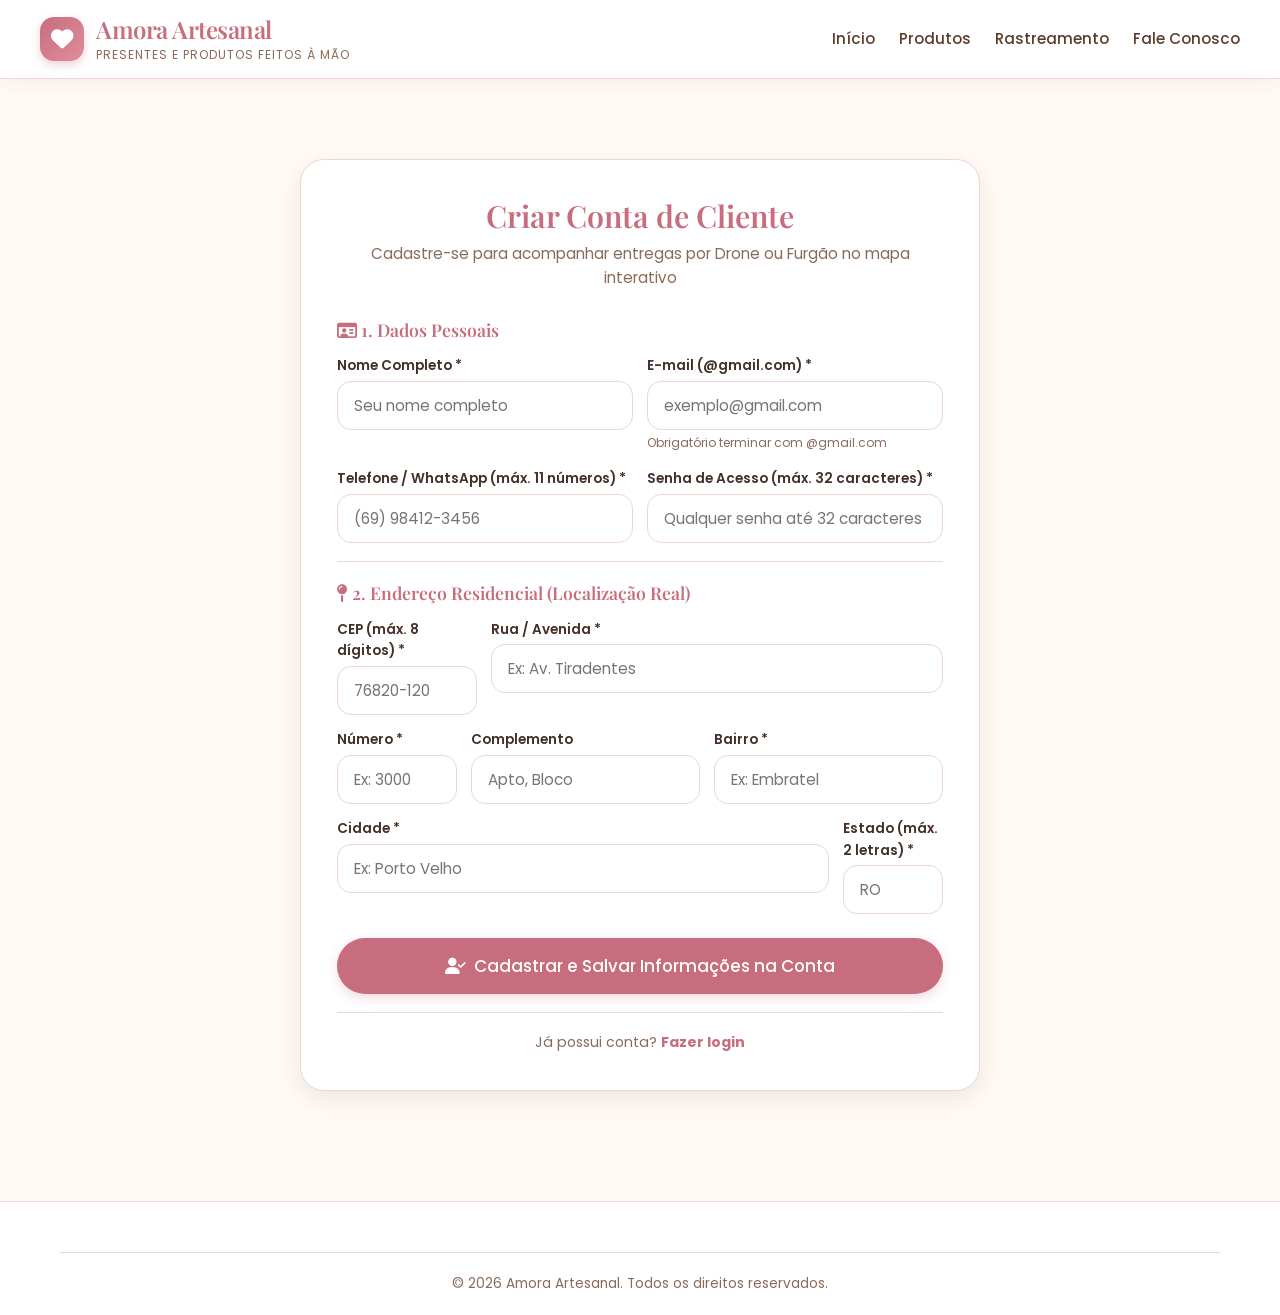
<file: cadastro.html>
<!DOCTYPE html>
<html lang="pt-BR">
<head>
    <meta charset="UTF-8">
    <meta name="viewport" content="width=device-width, initial-scale=1.0">
    <title>Criar Conta de Cliente | Amora Artesanal</title>
    <link rel="stylesheet" href="assets/css/style.css">
    <link rel="stylesheet" href="https://cdnjs.cloudflare.com/ajax/libs/font-awesome/6.4.0/css/all.min.css">
</head>
<body>

    <!-- Cabeçalho -->
    <header class="main-header">
        <div class="container nav-wrapper">
            <a href="index.html" class="logo-area">
                <div class="logo-icon"><i class="fa-solid fa-heart"></i></div>
                <div class="logo-text">
                    <h1>Amora Artesanal</h1>
                    <span>Presentes e Produtos Feitos à Mão</span>
                </div>
            </a>

            <ul class="nav-menu">
                <li><a href="index.html" class="nav-link">Início</a></li>
                <li><a href="produtos.html" class="nav-link">Produtos</a></li>
                <li><a href="pedidos.html" class="nav-link">Rastreamento</a></li>
                <li><a href="contato.html" class="nav-link">Fale Conosco</a></li>
            </ul>
        </div>
    </header>

    <div class="container" style="margin: 40px auto 70px;">
        <div class="auth-wrapper" style="max-width: 680px;">
            <div class="auth-header">
                <h2>Criar Conta de Cliente</h2>
                <p>Cadastre-se para acompanhar entregas por Drone ou Furgão no mapa interativo</p>
            </div>

            <div id="alerta-cad" style="display: none; margin-bottom: 16px;"></div>

            <form id="form-cad" onsubmit="fazerCadastro(event)">
                <!-- 1. Dados Pessoais -->
                <div style="border-bottom: 1px solid var(--cor-borda); padding-bottom: 18px; margin-bottom: 20px;">
                    <h4 style="font-size: 1.1rem; color: var(--cor-rosa-queimado); margin-bottom: 14px;">
                        <i class="fa-regular fa-id-card"></i> 1. Dados Pessoais
                    </h4>
                    <div style="display: grid; grid-template-columns: repeat(auto-fit, minmax(240px, 1fr)); gap: 14px;">
                        <div>
                            <label style="display: block; font-size: 0.85rem; font-weight: 600; margin-bottom: 4px;">Nome Completo *</label>
                            <input type="text" id="cad-nome" class="form-control" placeholder="Seu nome completo" required>
                        </div>
                        <div>
                            <label style="display: block; font-size: 0.85rem; font-weight: 600; margin-bottom: 4px;">E-mail (@gmail.com) *</label>
                            <input type="email" id="cad-email" class="form-control" placeholder="exemplo@gmail.com" required>
                            <small style="color: var(--cor-marrom-claro); font-size: 0.75rem;">Obrigatório terminar com @gmail.com</small>
                        </div>
                        <div>
                            <label style="display: block; font-size: 0.85rem; font-weight: 600; margin-bottom: 4px;">Telefone / WhatsApp (máx. 11 números) *</label>
                            <input type="tel" id="cad-tel" class="form-control" maxlength="15" placeholder="(69) 98412-3456" required>
                        </div>
                        <div>
                            <label style="display: block; font-size: 0.85rem; font-weight: 600; margin-bottom: 4px;">Senha de Acesso (máx. 32 caracteres) *</label>
                            <input type="password" id="cad-senha" class="form-control" maxlength="32" placeholder="Qualquer senha até 32 caracteres" required>
                        </div>
                    </div>
                </div>

                <!-- 2. Endereço de Entrega com Verificação Real -->
                <div style="margin-bottom: 24px;">
                    <h4 style="font-size: 1.1rem; color: var(--cor-rosa-queimado); margin-bottom: 14px;">
                        <i class="fa-solid fa-map-pin"></i> 2. Endereço Residencial (Localização Real)
                    </h4>
                    <div style="display: grid; grid-template-columns: 140px 1fr; gap: 14px; margin-bottom: 14px;">
                        <div>
                            <label style="display: block; font-size: 0.85rem; font-weight: 600; margin-bottom: 4px;">CEP (máx. 8 dígitos) *</label>
                            <input type="text" id="cad-cep" class="form-control" maxlength="9" placeholder="76820-120" onblur="verificarCepCad(this.value)" required>
                        </div>
                        <div>
                            <label style="display: block; font-size: 0.85rem; font-weight: 600; margin-bottom: 4px;">Rua / Avenida *</label>
                            <input type="text" id="cad-rua" class="form-control" placeholder="Ex: Av. Tiradentes" required>
                        </div>
                    </div>
                    <div style="display: grid; grid-template-columns: 120px 1fr 1fr; gap: 14px; margin-bottom: 14px;">
                        <div>
                            <label style="display: block; font-size: 0.85rem; font-weight: 600; margin-bottom: 4px;">Número *</label>
                            <input type="text" id="cad-num" class="form-control" placeholder="Ex: 3000" required>
                        </div>
                        <div>
                            <label style="display: block; font-size: 0.85rem; font-weight: 600; margin-bottom: 4px;">Complemento</label>
                            <input type="text" id="cad-comp" class="form-control" placeholder="Apto, Bloco">
                        </div>
                        <div>
                            <label style="display: block; font-size: 0.85rem; font-weight: 600; margin-bottom: 4px;">Bairro *</label>
                            <input type="text" id="cad-bairro" class="form-control" placeholder="Ex: Embratel" required>
                        </div>
                    </div>
                    <div style="display: grid; grid-template-columns: 2fr 100px; gap: 14px;">
                        <div>
                            <label style="display: block; font-size: 0.85rem; font-weight: 600; margin-bottom: 4px;">Cidade *</label>
                            <input type="text" id="cad-cidade" class="form-control" placeholder="Ex: Porto Velho" required>
                        </div>
                        <div>
                            <label style="display: block; font-size: 0.85rem; font-weight: 600; margin-bottom: 4px;">Estado (máx. 2 letras) *</label>
                            <input type="text" id="cad-estado" class="form-control" maxlength="2" placeholder="RO" required>
                        </div>
                    </div>
                </div>

                <button type="submit" class="btn btn-primary btn-lg" style="width: 100%; font-size: 1.05rem; padding: 14px;">
                    <i class="fa-solid fa-user-check"></i> Cadastrar e Salvar Informações na Conta
                </button>
            </form>

            <div class="auth-footer" style="text-align: center; border-top: 1px solid var(--cor-borda); padding-top: 18px; margin-top: 18px;">
                <p style="font-size: 0.88rem; color: var(--cor-marrom-claro);">
                    Já possui conta? <a href="login.html" style="color: var(--cor-rosa-queimado); font-weight: 700;">Fazer login</a>
                </p>
            </div>
        </div>
    </div>

    <footer class="main-footer">
        <div class="container">
            <div class="footer-bottom">
                <p>&copy; 2026 Amora Artesanal. Todos os direitos reservados.</p>
            </div>
        </div>
    </footer>

    <script src="assets/js/amora-store.js"></script>
    <script>
        function verificarCepCad(cep) {
            var limpo = cep.replace(/\D/g, '');
            var alerta = document.getElementById('alerta-cad');
            if (limpo === '00000000' || limpo === '12345678') {
                alerta.style.display = 'block';
                alerta.className = 'alert alert-danger';
                alerta.innerHTML = '<i class="fa-solid fa-triangle-exclamation"></i> <strong>A localização informada não existe na vida real.</strong> Por favor, forneça um CEP válido dos Correios.';
                return;
            }
            if (limpo.length === 8) {
                fetch('https://viacep.com.br/ws/' + limpo + '/json/')
                    .then(function(res) { return res.json(); })
                    .then(function(data) {
                        if (!data.erro) {
                            if (data.logradouro) document.getElementById('cad-rua').value = data.logradouro;
                            if (data.bairro) document.getElementById('cad-bairro').value = data.bairro;
                            if (data.localidade) document.getElementById('cad-cidade').value = data.localidade;
                            if (data.uf) document.getElementById('cad-estado').value = data.uf;
                            alerta.style.display = 'none';
                        }
                    })
                    .catch(function(e) {});
            }
        }

        function fazerCadastro(e) {
            e.preventDefault();
            var re = /^[^\s@]+@[^\s@]+\.[^\s@]+$/;
            if (!re.test(email)) {
                alerta.style.display = 'block';
                alerta.className = 'alert alert-danger';
                alerta.innerHTML = '<i class="fa-solid fa-triangle-exclamation"></i> Por favor, informe um e-mail válido.';
                return;
            }

            var tel = document.getElementById('cad-tel').value.replace(/\D/g, '');
            if (tel.length > 11) {
                alerta.style.display = 'block';
                alerta.className = 'alert alert-danger';
                alerta.innerHTML = '<i class="fa-solid fa-triangle-exclamation"></i> O telefone não pode ter mais de 11 números.';
                return;
            }

            var cep = document.getElementById('cad-cep').value.replace(/\D/g, '');
            if (cep.length > 8 || cep === '00000000' || cep === '12345678') {
                alerta.style.display = 'block';
                alerta.className = 'alert alert-danger';
                alerta.innerHTML = '<i class="fa-solid fa-triangle-exclamation"></i> O CEP informado não existe na vida real. Informe um endereço verdadeiro.';
                return;
            }

            var idUnico = Math.floor(Math.random() * 90000) + 10000;
            var user = {
                id: idUnico,
                codigoCliente: 'CLI-' + idUnico,
                nome: document.getElementById('cad-nome').value.trim(),
                email: email,
                telefone: document.getElementById('cad-tel').value.trim(),
                endereco: document.getElementById('cad-rua').value.trim() + ', nº ' + document.getElementById('cad-num').value.trim(),
                complemento: document.getElementById('cad-comp').value.trim(),
                bairro: document.getElementById('cad-bairro').value.trim(),
                cidade: document.getElementById('cad-cidade').value.trim(),
                estado: document.getElementById('cad-estado').value.trim().toUpperCase(),
                cep: document.getElementById('cad-cep').value.trim()
            };

            window.AmoraStore.setUser(user);
            window.AmoraStore.showToast('Conta criada com sucesso!', 'Seu código exclusivo é #' + user.codigoCliente);
            setTimeout(function() { window.location.href = 'pedidos.html'; }, 600);
        }
    </script>
</body>
</html>
</file>
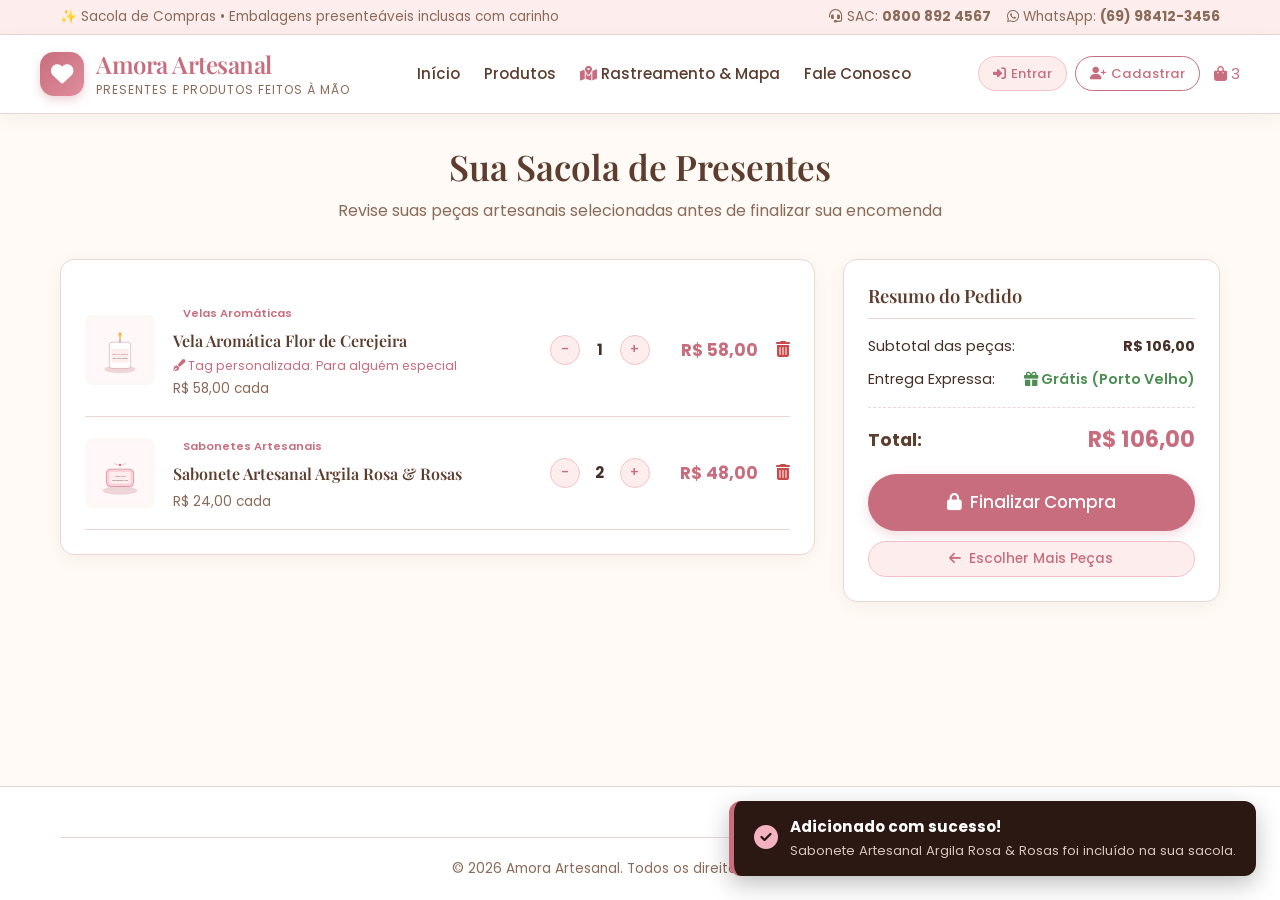
<file: carrinho.html>
<!DOCTYPE html>
<html lang="pt-BR">
<head>
    <meta charset="UTF-8">
    <meta name="viewport" content="width=device-width, initial-scale=1.0">
    <title>Sacola de Compras | Amora Artesanal</title>
    <link rel="stylesheet" href="assets/css/style.css">
    <link rel="stylesheet" href="https://cdnjs.cloudflare.com/ajax/libs/font-awesome/6.4.0/css/all.min.css">
</head>
<body>

    <!-- Barra Superior -->
    <div class="top-bar">
        <div class="container" style="display: flex; justify-content: space-between; align-items: center; flex-wrap: wrap; gap: 8px;">
            <span>✨ Sacola de Compras &bull; Embalagens presenteáveis inclusas com carinho</span>
            <div style="display: flex; gap: 16px; align-items: center;">
                <span><i class="fa-solid fa-headset"></i> SAC: <strong>0800 892 4567</strong></span>
                <span><i class="fa-brands fa-whatsapp"></i> WhatsApp: <strong>(69) 98412-3456</strong></span>
            </div>
        </div>
    </div>

    <!-- Cabeçalho -->
    <header class="main-header">
        <div class="container nav-wrapper">
            <a href="index.html" class="logo-area">
                <div class="logo-icon"><i class="fa-solid fa-heart"></i></div>
                <div class="logo-text">
                    <h1>Amora Artesanal</h1>
                    <span>Presentes e Produtos Feitos à Mão</span>
                </div>
            </a>

            <ul class="nav-menu">
                <li><a href="index.html" class="nav-link">Início</a></li>
                <li><a href="produtos.html" class="nav-link">Produtos</a></li>
                <li><a href="pedidos.html" class="nav-link"><i class="fa-solid fa-map-location-dot" style="color: var(--cor-rosa-queimado);"></i> Rastreamento & Mapa</a></li>
                <li><a href="contato.html" class="nav-link">Fale Conosco</a></li>
            </ul>

            <div class="nav-actions">
                <div class="user-nav-area"></div>
                <a href="carrinho.html" class="cart-btn active" title="Sacola de Compras">
                    <i class="fa-solid fa-bag-shopping"></i>
                    <span class="cart-badge" style="display: none;">0</span>
                </a>
            </div>
        </div>
    </header>

    <div class="container" style="margin: 30px auto 60px;">
        <div class="section-title">
            <h2>Sua Sacola de Presentes</h2>
            <p>Revise suas peças artesanais selecionadas antes de finalizar sua encomenda</p>
        </div>

        <div id="carrinho-conteudo" style="display: grid; grid-template-columns: 2fr 1fr; gap: 28px; align-items: start;">
            <!-- Itens do Carrinho -->
            <div style="background: #fff; border: 1px solid var(--cor-borda); border-radius: var(--raio-borda); padding: 24px; box-shadow: var(--sombra-suave);">
                <div id="cart-items-list">
                    <!-- Renderizado via JS -->
                </div>
            </div>

            <!-- Resumo do Pedido -->
            <div style="background: #fff; border: 1px solid var(--cor-borda); border-radius: var(--raio-borda); padding: 24px; box-shadow: var(--sombra-suave);">
                <h3 style="font-size: 1.15rem; color: var(--cor-marrom-suave); margin-bottom: 16px; border-bottom: 1px solid var(--cor-borda); padding-bottom: 10px;">
                    Resumo do Pedido
                </h3>

                <div style="display: flex; justify-content: space-between; margin-bottom: 10px; font-size: 0.9rem; color: var(--cor-marrom-texto);">
                    <span>Subtotal das peças:</span>
                    <strong id="subtotal-val">R$ 0,00</strong>
                </div>

                <div style="display: flex; justify-content: space-between; margin-bottom: 10px; font-size: 0.9rem; color: var(--cor-marrom-texto);">
                    <span>Entrega Expressa:</span>
                    <span style="color: var(--cor-sucesso); font-weight: 600;"><i class="fa-solid fa-gift"></i> Grátis (Porto Velho)</span>
                </div>

                <div style="border-top: 1px dashed var(--cor-borda); margin: 16px 0; padding-top: 14px; display: flex; justify-content: space-between; align-items: center;">
                    <span style="font-size: 1.1rem; font-weight: 700; color: var(--cor-marrom-suave);">Total:</span>
                    <strong id="total-val" style="font-size: 1.4rem; color: var(--cor-rosa-queimado);">R$ 0,00</strong>
                </div>

                <a href="checkout.html" class="btn btn-primary btn-lg" style="width: 100%; text-align: center; margin-bottom: 10px;">
                    <i class="fa-solid fa-lock"></i> Finalizar Compra
                </a>

                <a href="produtos.html" class="btn btn-secondary btn-sm" style="width: 100%; text-align: center;">
                    <i class="fa-solid fa-arrow-left"></i> Escolher Mais Peças
                </a>
            </div>
        </div>

        <div id="carrinho-vazio" style="display: none; background: #fff; border: 1px solid var(--cor-borda); border-radius: var(--raio-borda); padding: 60px 20px; text-align: center;">
            <i class="fa-solid fa-basket-shopping" style="font-size: 3.5rem; color: var(--cor-rosa-medio); margin-bottom: 14px; display: block;"></i>
            <h3 style="margin-bottom: 8px;">Sua sacola está vazia</h3>
            <p style="color: var(--cor-marrom-claro); margin-bottom: 24px;">Que tal escolher uma vela aromática ou um sabonete botânico para perfumar seu dia?</p>
            <a href="produtos.html" class="btn btn-primary btn-lg">
                <i class="fa-solid fa-store"></i> Explorar Produtos
            </a>
        </div>
    </div>

    <footer class="main-footer">
        <div class="container">
            <div class="footer-bottom">
                <p>&copy; 2026 Amora Artesanal. Todos os direitos reservados.</p>
            </div>
        </div>
    </footer>

    <script src="assets/js/produtos-data.js"></script>
    <script src="assets/js/amora-store.js"></script>
    <script>
        function renderCarrinho() {
            var cart = window.AmoraStore.getCart();
            var container = document.getElementById('cart-items-list');
            var conteudo = document.getElementById('carrinho-conteudo');
            var vazio = document.getElementById('carrinho-vazio');

            if (!cart || cart.length === 0) {
                if (conteudo) conteudo.style.display = 'none';
                if (vazio) vazio.style.display = 'block';
                return;
            }

            if (conteudo) conteudo.style.display = 'grid';
            if (vazio) vazio.style.display = 'none';

            var html = '';
            cart.forEach(function(item, idx) {
                var totalItem = item.preco * item.quantidade;
                html += '<div style="display:flex;align-items:center;gap:18px;padding:16px 0;border-bottom:1px solid var(--cor-borda);flex-wrap:wrap;">' +
                    '<img src="' + item.imagem_url + '" alt="' + item.nome + '" style="width:70px;height:70px;object-fit:contain;background:#fcf8f5;border-radius:8px;padding:6px;">' +
                    '<div style="flex:1;min-width:180px;">' +
                        '<span class="card-badge" style="position:static;display:inline-block;margin-bottom:4px;font-size:0.7rem;">' + item.categoria + '</span>' +
                        '<h4 style="margin:0 0 4px;font-size:1rem;color:var(--cor-marrom-suave);">' + item.nome + '</h4>' +
                        (item.personalizacao ? '<p style="margin:0;font-size:0.78rem;color:var(--cor-rosa-queimado);"><i class="fa-solid fa-pen-fancy"></i> ' + item.personalizacao + '</p>' : '') +
                        '<span style="font-size:0.85rem;color:var(--cor-marrom-claro);">' + window.AmoraStore.formatarMoeda(item.preco) + ' cada</span>' +
                    '</div>' +
                    '<div style="display:flex;align-items:center;gap:8px;">' +
                        '<button type="button" class="btn btn-secondary btn-sm" onclick="window.AmoraStore.updateQty(' + idx + ', -1); renderCarrinho();" style="width:30px;padding:4px 0;">-</button>' +
                        '<span style="font-weight:700;min-width:24px;text-align:center;">' + item.quantidade + '</span>' +
                        '<button type="button" class="btn btn-secondary btn-sm" onclick="window.AmoraStore.updateQty(' + idx + ', 1); renderCarrinho();" style="width:30px;padding:4px 0;">+</button>' +
                    '</div>' +
                    '<div style="min-width:90px;text-align:right;">' +
                        '<strong style="color:var(--cor-rosa-queimado);font-size:1.05rem;">' + window.AmoraStore.formatarMoeda(totalItem) + '</strong>' +
                    '</div>' +
                    '<div>' +
                        '<button type="button" onclick="window.AmoraStore.removeItem(' + idx + '); renderCarrinho();" style="background:none;border:none;color:#c94a4a;cursor:pointer;font-size:1rem;" title="Remover">' +
                            '<i class="fa-solid fa-trash-can"></i>' +
                        '</button>' +
                    '</div>' +
                '</div>';
            });

            container.innerHTML = html;
            var total = window.AmoraStore.getCartTotal();
            document.getElementById('subtotal-val').textContent = window.AmoraStore.formatarMoeda(total);
            document.getElementById('total-val').textContent = window.AmoraStore.formatarMoeda(total);
        }

        document.addEventListener('DOMContentLoaded', function() {
            // Se o carrinho estiver vazio, adicionar um item de exemplo para demonstração
            if (window.AmoraStore.getCart().length === 0) {
                window.AmoraStore.addItem(1, 1, 'Tag personalizada: Para alguém especial');
                window.AmoraStore.addItem(4, 2, '');
            }
            renderCarrinho();
        });
    </script>
</body>
</html>
</file>
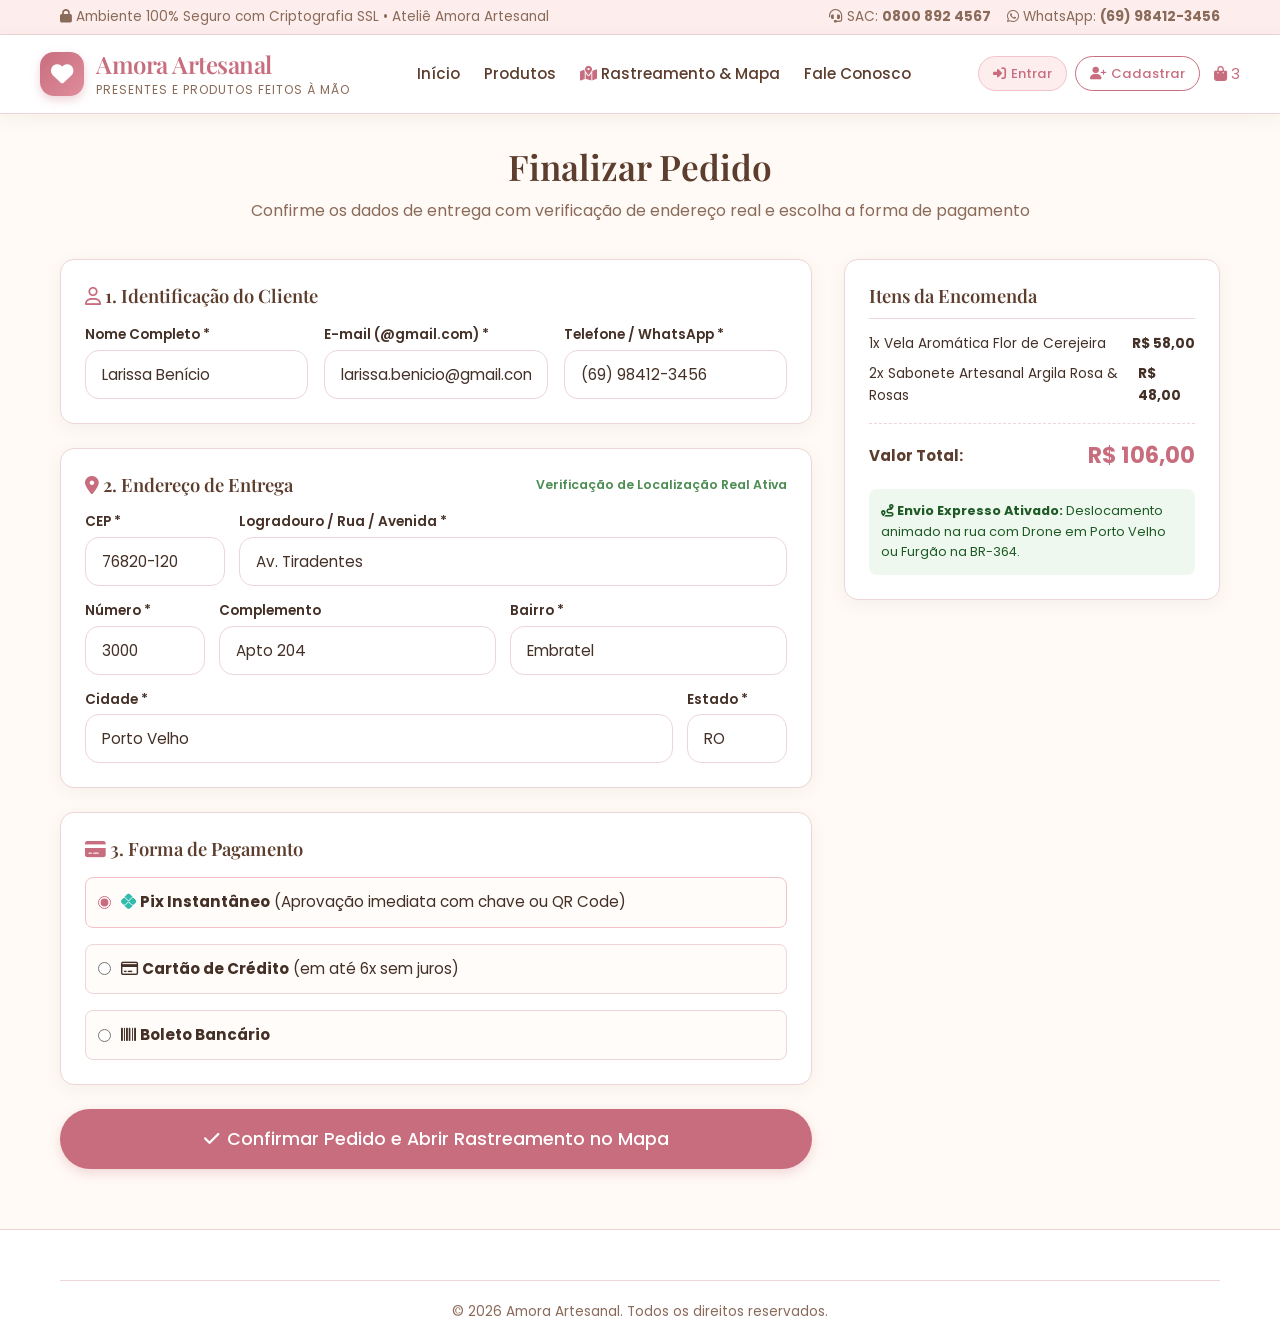
<file: checkout.html>
<!DOCTYPE html>
<html lang="pt-BR">
<head>
    <meta charset="UTF-8">
    <meta name="viewport" content="width=device-width, initial-scale=1.0">
    <title>Finalizar Compra Segura | Amora Artesanal</title>
    <link rel="stylesheet" href="assets/css/style.css">
    <link rel="stylesheet" href="https://cdnjs.cloudflare.com/ajax/libs/font-awesome/6.4.0/css/all.min.css">
</head>
<body>

    <!-- Barra Superior -->
    <div class="top-bar">
        <div class="container" style="display: flex; justify-content: space-between; align-items: center; flex-wrap: wrap; gap: 8px;">
            <span><i class="fa-solid fa-lock"></i> Ambiente 100% Seguro com Criptografia SSL &bull; Ateliê Amora Artesanal</span>
            <div style="display: flex; gap: 16px; align-items: center;">
                <span><i class="fa-solid fa-headset"></i> SAC: <strong>0800 892 4567</strong></span>
                <span><i class="fa-brands fa-whatsapp"></i> WhatsApp: <strong>(69) 98412-3456</strong></span>
            </div>
        </div>
    </div>

    <!-- Cabeçalho -->
    <header class="main-header">
        <div class="container nav-wrapper">
            <a href="index.html" class="logo-area">
                <div class="logo-icon"><i class="fa-solid fa-heart"></i></div>
                <div class="logo-text">
                    <h1>Amora Artesanal</h1>
                    <span>Presentes e Produtos Feitos à Mão</span>
                </div>
            </a>

            <ul class="nav-menu">
                <li><a href="index.html" class="nav-link">Início</a></li>
                <li><a href="produtos.html" class="nav-link">Produtos</a></li>
                <li><a href="pedidos.html" class="nav-link"><i class="fa-solid fa-map-location-dot" style="color: var(--cor-rosa-queimado);"></i> Rastreamento & Mapa</a></li>
                <li><a href="contato.html" class="nav-link">Fale Conosco</a></li>
            </ul>

            <div class="nav-actions">
                <div class="user-nav-area"></div>
                <a href="carrinho.html" class="cart-btn" title="Sacola de Compras">
                    <i class="fa-solid fa-bag-shopping"></i>
                    <span class="cart-badge" style="display: none;">0</span>
                </a>
            </div>
        </div>
    </header>

    <div class="container" style="margin: 30px auto 60px;">
        <div class="section-title">
            <h2>Finalizar Pedido</h2>
            <p>Confirme os dados de entrega com verificação de endereço real e escolha a forma de pagamento</p>
        </div>

        <div style="display: grid; grid-template-columns: 2fr 1fr; gap: 32px; align-items: start;">
            <!-- Formulário de Endereço e Pagamento -->
            <div>
                <form id="form-checkout" onsubmit="processarCheckout(event)">
                    <!-- Seção 1: Dados do Cliente -->
                    <div style="background: #fff; border: 1px solid var(--cor-borda); border-radius: var(--raio-borda); padding: 24px; box-shadow: var(--sombra-suave); margin-bottom: 24px;">
                        <h3 style="font-size: 1.15rem; color: var(--cor-marrom-suave); margin-bottom: 16px;">
                            <i class="fa-regular fa-user" style="color: var(--cor-rosa-queimado);"></i> 1. Identificação do Cliente
                        </h3>

                        <div style="display: grid; grid-template-columns: repeat(auto-fit, minmax(220px, 1fr)); gap: 16px;">
                            <div>
                                <label style="display: block; font-size: 0.85rem; font-weight: 600; color: var(--cor-marrom-texto); margin-bottom: 4px;">Nome Completo *</label>
                                <input type="text" id="cli-nome" class="form-control" value="Larissa Benício" required>
                            </div>
                            <div>
                                <label style="display: block; font-size: 0.85rem; font-weight: 600; color: var(--cor-marrom-texto); margin-bottom: 4px;">E-mail (@gmail.com) *</label>
                                <input type="email" id="cli-email" class="form-control" value="larissa.benicio@gmail.com" required>
                            </div>
                            <div>
                                <label style="display: block; font-size: 0.85rem; font-weight: 600; color: var(--cor-marrom-texto); margin-bottom: 4px;">Telefone / WhatsApp *</label>
                                <input type="tel" id="cli-tel" class="form-control" value="(69) 98412-3456" maxlength="15" required>
                            </div>
                        </div>
                    </div>

                    <!-- Seção 2: Endereço de Entrega com Verificação Real -->
                    <div style="background: #fff; border: 1px solid var(--cor-borda); border-radius: var(--raio-borda); padding: 24px; box-shadow: var(--sombra-suave); margin-bottom: 24px;">
                        <div style="display: flex; justify-content: space-between; align-items: center; margin-bottom: 14px; flex-wrap: wrap; gap: 8px;">
                            <h3 style="font-size: 1.15rem; color: var(--cor-marrom-suave); margin: 0;">
                                <i class="fa-solid fa-location-dot" style="color: var(--cor-rosa-queimado);"></i> 2. Endereço de Entrega
                            </h3>
                            <span style="font-size: 0.78rem; color: var(--cor-sucesso); font-weight: 600;">
                                <i class="fa-solid fa-shield-check"></i> Verificação de Localização Real Ativa
                            </span>
                        </div>

                        <div id="alerta-cep" style="display: none; margin-bottom: 14px;"></div>

                        <div style="display: grid; grid-template-columns: 140px 1fr; gap: 14px; margin-bottom: 14px;">
                            <div>
                                <label style="display: block; font-size: 0.85rem; font-weight: 600; color: var(--cor-marrom-texto); margin-bottom: 4px;">CEP *</label>
                                <input type="text" id="end-cep" class="form-control" value="76820-120" maxlength="9" onblur="consultarCepReal(this.value)" required>
                            </div>
                            <div>
                                <label style="display: block; font-size: 0.85rem; font-weight: 600; color: var(--cor-marrom-texto); margin-bottom: 4px;">Logradouro / Rua / Avenida *</label>
                                <input type="text" id="end-rua" class="form-control" value="Av. Tiradentes" required>
                            </div>
                        </div>

                        <div style="display: grid; grid-template-columns: 120px 1fr 1fr; gap: 14px; margin-bottom: 14px;">
                            <div>
                                <label style="display: block; font-size: 0.85rem; font-weight: 600; color: var(--cor-marrom-texto); margin-bottom: 4px;">Número *</label>
                                <input type="text" id="end-num" class="form-control" value="3000" required>
                            </div>
                            <div>
                                <label style="display: block; font-size: 0.85rem; font-weight: 600; color: var(--cor-marrom-texto); margin-bottom: 4px;">Complemento</label>
                                <input type="text" id="end-comp" class="form-control" value="Apto 204">
                            </div>
                            <div>
                                <label style="display: block; font-size: 0.85rem; font-weight: 600; color: var(--cor-marrom-texto); margin-bottom: 4px;">Bairro *</label>
                                <input type="text" id="end-bairro" class="form-control" value="Embratel" required>
                            </div>
                        </div>

                        <div style="display: grid; grid-template-columns: 2fr 100px; gap: 14px;">
                            <div>
                                <label style="display: block; font-size: 0.85rem; font-weight: 600; color: var(--cor-marrom-texto); margin-bottom: 4px;">Cidade *</label>
                                <input type="text" id="end-cidade" class="form-control" value="Porto Velho" required>
                            </div>
                            <div>
                                <label style="display: block; font-size: 0.85rem; font-weight: 600; color: var(--cor-marrom-texto); margin-bottom: 4px;">Estado *</label>
                                <input type="text" id="end-estado" class="form-control" value="RO" maxlength="2" required>
                            </div>
                        </div>
                    </div>

                    <!-- Seção 3: Forma de Pagamento -->
                    <div style="background: #fff; border: 1px solid var(--cor-borda); border-radius: var(--raio-borda); padding: 24px; box-shadow: var(--sombra-suave); margin-bottom: 24px;">
                        <h3 style="font-size: 1.15rem; color: var(--cor-marrom-suave); margin-bottom: 16px;">
                            <i class="fa-solid fa-credit-card" style="color: var(--cor-rosa-queimado);"></i> 3. Forma de Pagamento
                        </h3>

                        <div style="display: flex; gap: 16px; flex-direction: column;">
                            <label style="display: flex; align-items: center; gap: 10px; font-size: 0.95rem; cursor: pointer; background: #fffcf9; padding: 12px; border-radius: 8px; border: 1px solid var(--cor-rosa-medio);">
                                <input type="radio" name="pagamento" value="pix" checked style="accent-color: var(--cor-rosa-queimado);">
                                <span><i class="fa-brands fa-pix" style="color: #32bcad;"></i> <strong>Pix Instantâneo</strong> (Aprovação imediata com chave ou QR Code)</span>
                            </label>

                            <label style="display: flex; align-items: center; gap: 10px; font-size: 0.95rem; cursor: pointer; background: #fffcf9; padding: 12px; border-radius: 8px; border: 1px solid var(--cor-borda);">
                                <input type="radio" name="pagamento" value="cartao" style="accent-color: var(--cor-rosa-queimado);">
                                <span><i class="fa-regular fa-credit-card"></i> <strong>Cartão de Crédito</strong> (em até 6x sem juros)</span>
                            </label>

                            <label style="display: flex; align-items: center; gap: 10px; font-size: 0.95rem; cursor: pointer; background: #fffcf9; padding: 12px; border-radius: 8px; border: 1px solid var(--cor-borda);">
                                <input type="radio" name="pagamento" value="boleto" style="accent-color: var(--cor-rosa-queimado);">
                                <span><i class="fa-solid fa-barcode"></i> <strong>Boleto Bancário</strong></span>
                            </label>
                        </div>
                    </div>

                    <button type="submit" class="btn btn-primary btn-lg" style="width: 100%; font-size: 1.1rem; padding: 16px;">
                        <i class="fa-solid fa-check"></i> Confirmar Pedido e Abrir Rastreamento no Mapa
                    </button>
                </form>
            </div>

            <!-- Resumo Lateral -->
            <div style="background: #fff; border: 1px solid var(--cor-borda); border-radius: var(--raio-borda); padding: 24px; box-shadow: var(--sombra-suave);">
                <h3 style="font-size: 1.15rem; color: var(--cor-marrom-suave); margin-bottom: 14px; border-bottom: 1px solid var(--cor-borda); padding-bottom: 10px;">
                    Itens da Encomenda
                </h3>

                <div id="checkout-itens-list" style="margin-bottom: 16px;">
                    <!-- Preenchido via JS -->
                </div>

                <div style="border-top: 1px dashed var(--cor-borda); padding-top: 14px; margin-top: 14px; display: flex; justify-content: space-between; align-items: center;">
                    <span style="font-weight: 700; color: var(--cor-marrom-suave);">Valor Total:</span>
                    <strong id="chk-total" style="font-size: 1.4rem; color: var(--cor-rosa-queimado);">R$ 0,00</strong>
                </div>

                <div style="background: #eef8ee; border-radius: 8px; padding: 12px; margin-top: 16px; font-size: 0.8rem; color: #1e5a26;">
                    <i class="fa-solid fa-route"></i> <strong>Envio Expresso Ativado:</strong> Deslocamento animado na rua com Drone em Porto Velho ou Furgão na BR-364.
                </div>
            </div>
        </div>
    </div>

    <footer class="main-footer">
        <div class="container">
            <div class="footer-bottom">
                <p>&copy; 2026 Amora Artesanal. Todos os direitos reservados.</p>
            </div>
        </div>
    </footer>

    <script src="assets/js/produtos-data.js"></script>
    <script src="assets/js/amora-store.js"></script>
    <script>
        function consultarCepReal(cep) {
            var limpo = cep.replace(/\D/g, '');
            var alerta = document.getElementById('alerta-cep');

            if (limpo.length !== 8 || limpo === '00000000' || limpo === '12345678') {
                alerta.style.display = 'block';
                alerta.className = 'alert alert-danger';
                alerta.innerHTML = '<i class="fa-solid fa-triangle-exclamation"></i> <strong>A localização informada não existe na vida real.</strong> Por favor, forneça um CEP e endereço válidos dos Correios.';
                return;
            }

            // Consultar ViaCEP online
            fetch('https://viacep.com.br/ws/' + limpo + '/json/')
                .then(function(res) { return res.json(); })
                .then(function(data) {
                    if (data.erro) {
                        alerta.style.display = 'block';
                        alerta.className = 'alert alert-danger';
                        alerta.innerHTML = '<i class="fa-solid fa-triangle-exclamation"></i> O CEP informado não foi encontrado na base oficial dos Correios. Por favor, revise os dados.';
                    } else {
                        alerta.style.display = 'block';
                        alerta.className = 'alert alert-success';
                        alerta.innerHTML = '<i class="fa-solid fa-circle-check"></i> Localização real confirmada: <strong>' + data.logradouro + ' - ' + data.bairro + ', ' + data.localidade + '/' + data.uf + '</strong>.';
                        if (data.logradouro) document.getElementById('end-rua').value = data.logradouro;
                        if (data.bairro) document.getElementById('end-bairro').value = data.bairro;
                        if (data.localidade) document.getElementById('end-cidade').value = data.localidade;
                        if (data.uf) document.getElementById('end-estado').value = data.uf;
                    }
                })
                .catch(function(err) {
                    alerta.style.display = 'none';
                });
        }

        function renderCheckoutItens() {
            var cart = window.AmoraStore.getCart();
            var container = document.getElementById('checkout-itens-list');
            if (!container) return;

            if (cart.length === 0) {
                // Adicionar padrão caso vazio
                window.AmoraStore.addItem(1, 1, 'Tag personalizada: Para alguém especial');
                cart = window.AmoraStore.getCart();
            }

            var html = '';
            cart.forEach(function(item) {
                html += '<div style="display:flex;justify-content:space-between;gap:8px;font-size:0.85rem;margin-bottom:8px;color:var(--cor-marrom-texto);">' +
                    '<span>' + item.quantidade + 'x ' + item.nome + '</span>' +
                    '<strong>' + window.AmoraStore.formatarMoeda(item.preco * item.quantidade) + '</strong>' +
                '</div>';
            });

            container.innerHTML = html;
            var total = window.AmoraStore.getCartTotal();
            document.getElementById('chk-total').textContent = window.AmoraStore.formatarMoeda(total);
        }

        function preencherDadosCliente() {
            var user = window.AmoraStore.getUser();
            if (user) {
                if (document.getElementById('cli-nome')) document.getElementById('cli-nome').value = user.nome || '';
                if (document.getElementById('cli-email')) document.getElementById('cli-email').value = user.email || '';
                if (document.getElementById('cli-tel')) document.getElementById('cli-tel').value = user.telefone || '(69) 98412-3456';
                if (document.getElementById('end-cep') && user.cep) document.getElementById('end-cep').value = user.cep;
            }
        }

        function processarCheckout(e) {
            e.preventDefault();
            var email = document.getElementById('cli-email').value.trim();
            var re = /^[^\s@]+@[^\s@]+\.[^\s@]+$/;
            if (!re.test(email)) {
                alert('Por favor, informe um endereço de e-mail válido!');
                return;
            }

            var cep = document.getElementById('end-cep').value.replace(/\D/g, '');
            if (cep === '00000000' || cep === '12345678') {
                alert('A localização informada não existe na vida real. Por favor, forneça um endereço válido.');
                return;
            }

            // Redirecionar para pedidos.html para acompanhar no mapa!
            alert('🎉 Pedido realizado com sucesso! Redirecionando para o rastreamento em tempo real no mapa...');
            window.location.href = 'pedidos.html';
        }

        document.addEventListener('DOMContentLoaded', function() {
            renderCheckoutItens();
            preencherDadosCliente();
        });
    </script>
</body>
</html>
</file>
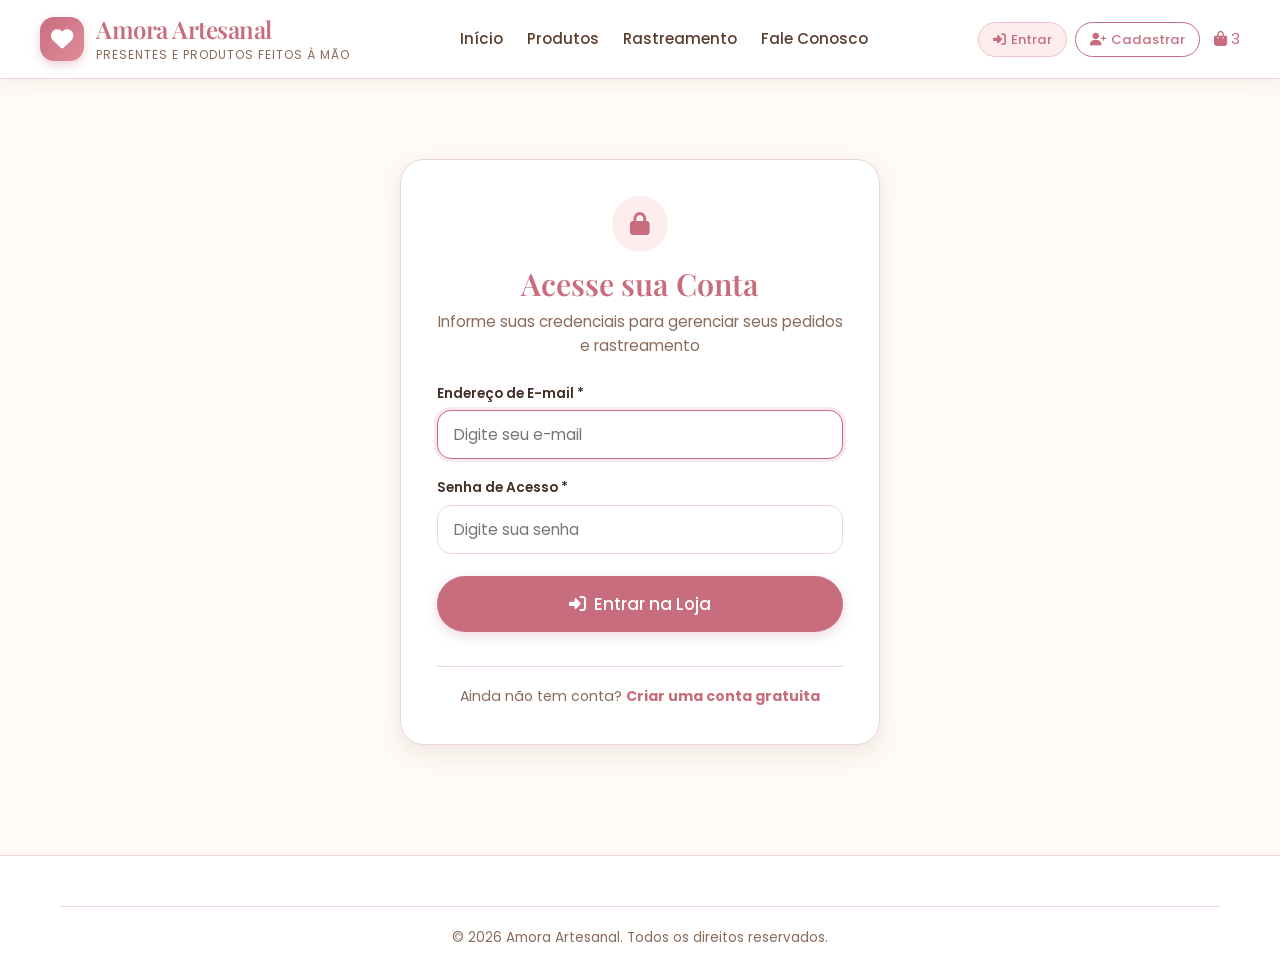
<file: login.html>
<!DOCTYPE html>
<html lang="pt-BR">
<head>
    <meta charset="UTF-8">
    <meta name="viewport" content="width=device-width, initial-scale=1.0">
    <title>Entrar na Conta | Amora Artesanal</title>
    <link rel="stylesheet" href="assets/css/style.css">
    <link rel="stylesheet" href="https://cdnjs.cloudflare.com/ajax/libs/font-awesome/6.4.0/css/all.min.css">
</head>
<body>

    <!-- Cabeçalho -->
    <header class="main-header">
        <div class="container nav-wrapper">
            <a href="index.html" class="logo-area">
                <div class="logo-icon"><i class="fa-solid fa-heart"></i></div>
                <div class="logo-text">
                    <h1>Amora Artesanal</h1>
                    <span>Presentes e Produtos Feitos à Mão</span>
                </div>
            </a>

            <ul class="nav-menu">
                <li><a href="index.html" class="nav-link">Início</a></li>
                <li><a href="produtos.html" class="nav-link">Produtos</a></li>
                <li><a href="pedidos.html" class="nav-link">Rastreamento</a></li>
                <li><a href="contato.html" class="nav-link">Fale Conosco</a></li>
            </ul>

            <div class="nav-actions">
                <div class="user-nav-area"></div>
                <a href="carrinho.html" class="cart-btn" title="Sacola de Compras">
                    <i class="fa-solid fa-bag-shopping"></i>
                    <span class="cart-badge" style="display: none;">0</span>
                </a>
            </div>
        </div>
    </header>

    <div class="container" style="margin: 40px auto 70px; max-width: 520px;">
        <div class="auth-wrapper" style="max-width: 100%;">
            <div class="auth-header" style="text-align: center; margin-bottom: 24px;">
                <div style="width: 56px; height: 56px; background: var(--cor-rosa-claro); border-radius: 50%; display: flex; align-items: center; justify-content: center; margin: 0 auto 12px; color: var(--cor-rosa-queimado); font-size: 1.4rem;">
                    <i class="fa-solid fa-lock"></i>
                </div>
                <h2>Acesse sua Conta</h2>
                <p>Informe suas credenciais para gerenciar seus pedidos e rastreamento</p>
            </div>

            <div id="alerta-login" style="display: none; margin-bottom: 18px;"></div>

            <!-- Formulário de Login Seguro sem Dados Pré-Preenchidos -->
            <form id="form-login" onsubmit="fazerLogin(event)">
                <div class="form-group" style="margin-bottom: 18px;">
                    <label for="login-email" style="display: block; font-size: 0.85rem; font-weight: 600; margin-bottom: 6px; color: var(--cor-marrom-texto);">Endereço de E-mail *</label>
                    <input type="email" id="login-email" class="form-control" placeholder="Digite seu e-mail" required autofocus>
                </div>

                <div class="form-group" style="margin-bottom: 22px;">
                    <label for="login-senha" style="display: block; font-size: 0.85rem; font-weight: 600; margin-bottom: 6px; color: var(--cor-marrom-texto);">Senha de Acesso *</label>
                    <input type="password" id="login-senha" class="form-control" maxlength="32" placeholder="Digite sua senha" required>
                </div>

                <button type="submit" class="btn btn-primary btn-lg" style="width: 100%; margin-bottom: 16px;">
                    <i class="fa-solid fa-right-to-bracket"></i> Entrar na Loja
                </button>
            </form>

            <div class="auth-footer" style="text-align: center; border-top: 1px solid var(--cor-borda); padding-top: 18px; margin-top: 18px;">
                <p style="font-size: 0.88rem; color: var(--cor-marrom-claro);">
                    Ainda não tem conta? <a href="cadastro.html" style="color: var(--cor-rosa-queimado); font-weight: 700;">Criar uma conta gratuita</a>
                </p>
            </div>
        </div>
    </div>

    <footer class="main-footer">
        <div class="container">
            <div class="footer-bottom">
                <p>&copy; 2026 Amora Artesanal. Todos os direitos reservados.</p>
            </div>
        </div>
    </footer>

    <script src="assets/js/amora-store.js"></script>
    <script>
        // Base de Usuários Cadastrados com Senhas Individuais Exclusivas
        var USUARIOS_AUTORIZADOS = {
            'admin@amora.com': {
                senha: 'AmoraAdmin@2026',
                dados: {
                    id: 1,
                    codigoCliente: 'ADM-00001',
                    nome: 'Larissa Benício (Administradora)',
                    email: 'admin@amora.com',
                    tipo_usuario: 'admin',
                    telefone: '(69) 98425-6710',
                    endereco: 'Ateliê Central Amora Artesanal',
                    bairro: 'Embratel',
                    cidade: 'Porto Velho',
                    estado: 'RO',
                    cep: '76820-120'
                }
            },
            'larissa.benicio@gmail.com': {
                senha: 'Larissa@Amora2026',
                dados: {
                    id: 2,
                    codigoCliente: 'CLI-00002',
                    nome: 'Larissa Benício',
                    email: 'larissa.benicio@gmail.com',
                    tipo_usuario: 'cliente',
                    telefone: '(69) 98412-3456',
                    endereco: 'Av. Tiradentes, nº 3000 (Apto 204)',
                    bairro: 'Embratel',
                    cidade: 'Porto Velho',
                    estado: 'RO',
                    cep: '76820-120'
                }
            },
            'mariana.vasconcelos@amora.com.br': {
                senha: 'Mariana#Vasc26',
                dados: {
                    id: 3,
                    codigoCliente: 'CLI-00003',
                    nome: 'Mariana Vasconcelos',
                    email: 'mariana.vasconcelos@amora.com.br',
                    tipo_usuario: 'cliente',
                    telefone: '(69) 99345-1234',
                    endereco: 'Av. Calama (IFRO Calama), nº 4985',
                    bairro: 'Flodoaldo Pontes Pinto',
                    cidade: 'Porto Velho',
                    estado: 'RO',
                    cep: '76820-441'
                }
            },
            'logistica@amora.com': {
                senha: 'LogiSedex#2026',
                dados: {
                    id: 4,
                    codigoCliente: 'LOG-00004',
                    nome: 'Moacir Supervisor (LogiAmora Sedex)',
                    email: 'logistica@amora.com',
                    tipo_usuario: 'logistica',
                    telefone: '(69) 98111-2233',
                    endereco: 'Hangar de Drones & Despacho Rodoviário LogiAmora',
                    bairro: 'Olaria',
                    cidade: 'Porto Velho',
                    estado: 'RO',
                    cep: '76801-000'
                }
            },
            'auditoria@amora.com': {
                senha: 'AuditPix#2026',
                dados: {
                    id: 5,
                    codigoCliente: 'AUD-00005',
                    nome: 'Renan Innot (Auditor Financeiro)',
                    email: 'auditoria@amora.com',
                    tipo_usuario: 'auditor',
                    telefone: '(69) 98444-5566',
                    endereco: 'Controladoria de Estornos Pix',
                    bairro: 'Centro',
                    cidade: 'Porto Velho',
                    estado: 'RO',
                    cep: '76803-888'
                }
            }
        };

        function fazerLogin(e) {
            e.preventDefault();
            var email = document.getElementById('login-email').value.trim().toLowerCase();
            var senha = document.getElementById('login-senha').value;
            var alerta = document.getElementById('alerta-login');

            alerta.style.display = 'none';

            // 1. Verifica contas pré-configuradas do ateliê
            if (USUARIOS_AUTORIZADOS[email]) {
                if (USUARIOS_AUTORIZADOS[email].senha === senha) {
                    var user = USUARIOS_AUTORIZADOS[email].dados;
                    window.AmoraStore.setUser(user);
                    window.AmoraStore.showToast('Login efetuado com sucesso!', 'Bem-vindo(a), ' + user.nome);
                    setTimeout(function() {
                        window.location.href = 'pedidos.html';
                    }, 400);
                    return;
                } else {
                    alerta.style.display = 'block';
                    alerta.className = 'alert alert-danger';
                    alerta.innerHTML = '<i class="fa-solid fa-circle-exclamation"></i> Senha incorreta para o e-mail informado.';
                    return;
                }
            }

            // 2. Verifica usuários cadastrados localmente
            try {
                var cadastrados = localStorage.getItem('amora_usuarios_cadastrados');
                if (cadastrados) {
                    var lista = JSON.parse(cadastrados);
                    var achou = lista.find(function(u) { return u.email.toLowerCase() === email; });
                    if (achou) {
                        if (achou.senha === senha) {
                            window.AmoraStore.setUser(achou.dados);
                            window.AmoraStore.showToast('Login efetuado com sucesso!', 'Bem-vindo(a), ' + achou.dados.nome);
                            setTimeout(function() {
                                window.location.href = 'pedidos.html';
                            }, 400);
                            return;
                        } else {
                            alerta.style.display = 'block';
                            alerta.className = 'alert alert-danger';
                            alerta.innerHTML = '<i class="fa-solid fa-circle-exclamation"></i> Senha incorreta para a conta informada.';
                            return;
                        }
                    }
                }
            } catch (err) {}

            // Se não encontrou o e-mail
            alerta.style.display = 'block';
            alerta.className = 'alert alert-danger';
            alerta.innerHTML = '<i class="fa-solid fa-circle-exclamation"></i> Usuário não encontrado. Verifique o e-mail ou crie uma conta.';
        }
    </script>
</body>
</html>
</file>
<file: assets/css/style.css>
/* ========================================================
   Amora Artesanal - Identidade Visual & Estilos (RNF03, RNF04)
   Paleta: Rosa Claro, Creme, Rosa Queimado, Marrom Suave
   ======================================================== */

@import url('https://fonts.googleapis.com/css2?family=Playfair+Display:ital,wght@0,500;0,600;0,700;1,400&family=Poppins:wght@300;400;500;600;700&display=swap');

:root {
    --cor-fundo: #fffaf5;         /* Creme delicado */
    --cor-rosa-claro: #fdeeed;    /* Rosa claro suave */
    --cor-rosa-medio: #f3c2c9;    /* Rosa médio para bordas/cards */
    --cor-rosa-queimado: #c86d7e; /* Rosa queimado (destaques e botões principais) */
    --cor-rosa-hover: #b05768;    /* Rosa escuro hover */
    --cor-marrom-suave: #5c3d2e;  /* Marrom suave (textos e títulos) */
    --cor-marrom-texto: #443026;  /* Texto de parágrafos */
    --cor-marrom-claro: #8a6a59;  /* Textos secundários */
    --cor-branco: #ffffff;
    --cor-sucesso: #4e8d53;
    --cor-alerta: #d97724;
    --cor-perigo: #c93b3b;
    --cor-borda: #edd5d8;
    
    --fonte-titulo: 'Playfair Display', Georgia, serif;
    --fonte-corpo: 'Poppins', -apple-system, BlinkMacSystemFont, sans-serif;
    
    --raio-borda-sm: 8px;
    --raio-borda: 14px;
    --raio-borda-lg: 24px;
    --raio-pilula: 9999px;
    
    --sombra-suave: 0 4px 18px rgba(92, 61, 46, 0.06);
    --sombra-media: 0 8px 24px rgba(92, 61, 46, 0.10);
    --sombra-hover: 0 12px 28px rgba(200, 109, 126, 0.18);
    --transicao: all 0.25s ease-in-out;
}

* {
    margin: 0;
    padding: 0;
    box-sizing: border-box;
}

body {
    background-color: var(--cor-fundo);
    color: var(--cor-marrom-texto);
    font-family: var(--fonte-corpo);
    font-size: 15px;
    line-height: 1.6;
    min-height: 100vh;
    display: flex;
    flex-direction: column;
}

h1, h2, h3, h4, h5, h6 {
    font-family: var(--fonte-titulo);
    color: var(--cor-marrom-suave);
    font-weight: 600;
    line-height: 1.3;
}

a {
    color: var(--cor-rosa-queimado);
    text-decoration: none;
    transition: var(--transicao);
}

a:hover {
    color: var(--cor-rosa-hover);
}

img {
    max-width: 100%;
    height: auto;
    display: block;
}

.container {
    width: 100%;
    max-width: 1200px;
    margin: 0 auto;
    padding: 0 20px;
}

/* ========================================================
   CABEÇALHO & NAVBAR
   ======================================================== */
.top-bar {
    background: var(--cor-rosa-claro);
    color: var(--cor-marrom-claro);
    font-size: 0.85rem;
    padding: 6px 0;
    text-align: center;
    border-bottom: 1px solid var(--cor-borda);
}

.main-header {
    background: var(--cor-branco);
    border-bottom: 1px solid var(--cor-borda);
    position: sticky;
    top: 0;
    z-index: 1000;
    box-shadow: var(--sombra-suave);
}

.nav-wrapper {
    display: flex;
    align-items: center;
    justify-content: space-between;
    padding: 14px 0;
    gap: 20px;
}

.logo-area {
    display: flex;
    align-items: center;
    gap: 12px;
}

.logo-icon {
    width: 44px;
    height: 44px;
    background: linear-gradient(135deg, var(--cor-rosa-queimado), #df8d9c);
    border-radius: var(--raio-borda);
    display: flex;
    align-items: center;
    justify-content: center;
    color: #fff;
    font-size: 1.4rem;
    box-shadow: 0 4px 10px rgba(200, 109, 126, 0.3);
}

.logo-text h1 {
    font-size: 1.5rem;
    margin: 0;
    color: var(--cor-rosa-queimado);
    letter-spacing: -0.5px;
}

.logo-text span {
    font-size: 0.75rem;
    color: var(--cor-marrom-claro);
    display: block;
    font-family: var(--fonte-corpo);
    text-transform: uppercase;
    letter-spacing: 1px;
}

.nav-menu {
    display: flex;
    align-items: center;
    gap: 24px;
    list-style: none;
}

.nav-link {
    color: var(--cor-marrom-suave);
    font-weight: 500;
    font-size: 0.95rem;
    padding: 6px 0;
    position: relative;
}

.nav-link:hover, .nav-link.active {
    color: var(--cor-rosa-queimado);
}

.nav-link.active::after {
    content: '';
    position: absolute;
    bottom: 0;
    left: 0;
    width: 100%;
    height: 2px;
    background: var(--cor-rosa-queimado);
    border-radius: 2px;
}

.nav-actions {
    display: flex;
    align-items: center;
    gap: 14px;
}

.btn-icon {
    background: var(--cor-rosa-claro);
    color: var(--cor-rosa-queimado);
    border: none;
    width: 42px;
    height: 42px;
    border-radius: var(--raio-pilula);
    display: flex;
    align-items: center;
    justify-content: center;
    cursor: pointer;
    position: relative;
    transition: var(--transicao);
    font-size: 1.1rem;
}

.btn-icon:hover {
    background: var(--cor-rosa-queimado);
    color: var(--cor-branco);
    transform: translateY(-2px);
}

.badge-count {
    position: absolute;
    top: -4px;
    right: -4px;
    background: var(--cor-rosa-queimado);
    color: #fff;
    font-size: 0.72rem;
    font-weight: 700;
    width: 20px;
    height: 20px;
    border-radius: 50%;
    display: flex;
    align-items: center;
    justify-content: center;
    border: 2px solid var(--cor-branco);
}

/* ========================================================
   BOTÕES E COMPONENTES GERAIS
   ======================================================== */
.btn {
    display: inline-flex;
    align-items: center;
    justify-content: center;
    gap: 8px;
    padding: 10px 22px;
    border-radius: var(--raio-pilula);
    font-weight: 500;
    font-size: 0.95rem;
    cursor: pointer;
    transition: var(--transicao);
    border: 1px solid transparent;
    text-align: center;
    font-family: var(--fonte-corpo);
}

.btn-primary {
    background-color: var(--cor-rosa-queimado);
    color: var(--cor-branco);
    box-shadow: 0 4px 12px rgba(200, 109, 126, 0.25);
}

.btn-primary:hover {
    background-color: var(--cor-rosa-hover);
    color: var(--cor-branco);
    transform: translateY(-2px);
    box-shadow: 0 6px 16px rgba(200, 109, 126, 0.35);
}

.btn-secondary {
    background-color: var(--cor-rosa-claro);
    color: var(--cor-rosa-queimado);
    border-color: var(--cor-rosa-medio);
}

.btn-secondary:hover {
    background-color: var(--cor-rosa-queimado);
    color: var(--cor-branco);
}

.btn-outline {
    background: transparent;
    border-color: var(--cor-rosa-queimado);
    color: var(--cor-rosa-queimado);
}

.btn-outline:hover {
    background-color: var(--cor-rosa-queimado);
    color: var(--cor-branco);
}

.btn-sm {
    padding: 6px 14px;
    font-size: 0.85rem;
}

.btn-lg {
    padding: 14px 30px;
    font-size: 1.05rem;
}

.btn-block {
    width: 100%;
}

/* ========================================================
   ALERTAS E MENSAGENS FLASH
   ======================================================== */
.alert {
    padding: 14px 18px;
    border-radius: var(--raio-borda);
    margin-bottom: 20px;
    font-size: 0.95rem;
    display: flex;
    align-items: center;
    gap: 12px;
}

.alert-success {
    background-color: #eaf6ec;
    color: #276330;
    border: 1px solid #c2e5c8;
}

.alert-danger {
    background-color: #fdeced;
    color: #a32228;
    border: 1px solid #f7c5c7;
}

.alert-warning {
    background-color: #fef7ec;
    color: #9c5c16;
    border: 1px solid #fae1be;
}

.alert-info {
    background-color: #eff6fe;
    color: #1e5ba3;
    border: 1px solid #c7e0fc;
}

/* ========================================================
   BANNER / HERO
   ======================================================== */
.hero-section {
    background: linear-gradient(135deg, #fdeeed 0%, #fff6f2 100%);
    padding: 60px 0;
    border-radius: var(--raio-borda-lg);
    margin: 24px 0 40px;
    position: relative;
    overflow: hidden;
    border: 1px solid var(--cor-borda);
}

.hero-grid {
    display: grid;
    grid-template-columns: 1.2fr 0.8fr;
    gap: 40px;
    align-items: center;
}

.hero-badge {
    display: inline-flex;
    align-items: center;
    gap: 6px;
    background: #fff;
    color: var(--cor-rosa-queimado);
    padding: 6px 14px;
    border-radius: var(--raio-pilula);
    font-size: 0.85rem;
    font-weight: 600;
    margin-bottom: 16px;
    box-shadow: var(--sombra-suave);
    border: 1px solid var(--cor-rosa-medio);
}

.hero-content h2 {
    font-size: 2.8rem;
    color: var(--cor-marrom-suave);
    margin-bottom: 16px;
    line-height: 1.2;
}

.hero-content h2 span {
    color: var(--cor-rosa-queimado);
    font-style: italic;
}

.hero-content p {
    font-size: 1.1rem;
    color: var(--cor-marrom-claro);
    margin-bottom: 28px;
    max-width: 520px;
}

.hero-image {
    display: flex;
    justify-content: center;
    align-items: center;
}

.hero-image-wrapper {
    position: relative;
    padding: 12px;
    background: #fff;
    border-radius: 30px;
    box-shadow: var(--sombra-media);
    border: 2px solid var(--cor-rosa-claro);
}

.hero-image-wrapper img {
    border-radius: 20px;
    width: 320px;
    height: 320px;
    object-fit: cover;
}

/* ========================================================
   CATEGORIAS & VITRINE
   ======================================================== */
.section-title {
    text-align: center;
    margin-bottom: 36px;
}

.section-title h2 {
    font-size: 2.2rem;
    margin-bottom: 8px;
}

.section-title p {
    color: var(--cor-marrom-claro);
    font-size: 1rem;
}

.categories-pills {
    display: flex;
    gap: 12px;
    flex-wrap: wrap;
    justify-content: center;
    margin-bottom: 30px;
}

.pill-item {
    background: var(--cor-branco);
    color: var(--cor-marrom-suave);
    padding: 10px 20px;
    border-radius: var(--raio-pilula);
    font-weight: 500;
    border: 1px solid var(--cor-borda);
    transition: var(--transicao);
    display: inline-flex;
    align-items: center;
    gap: 8px;
}

.pill-item:hover, .pill-item.active {
    background: var(--cor-rosa-queimado);
    color: var(--cor-branco);
    border-color: var(--cor-rosa-queimado);
    box-shadow: 0 4px 12px rgba(200, 109, 126, 0.25);
}

/* ========================================================
   GRID DE PRODUTOS & CARDS
   ======================================================== */
.products-grid {
    display: grid;
    grid-template-columns: repeat(auto-fill, minmax(260px, 1fr));
    gap: 28px;
    margin-bottom: 50px;
}

.product-card {
    background: var(--cor-branco);
    border-radius: var(--raio-borda);
    border: 1px solid var(--cor-borda);
    overflow: hidden;
    transition: var(--transicao);
    display: flex;
    flex-direction: column;
    box-shadow: var(--sombra-suave);
}

.product-card:hover {
    transform: translateY(-5px);
    box-shadow: var(--sombra-hover);
    border-color: var(--cor-rosa-medio);
}

.card-img-wrap {
    height: 220px;
    background: var(--cor-rosa-claro);
    position: relative;
    overflow: hidden;
    display: flex;
    align-items: center;
    justify-content: center;
    padding: 16px;
}

.card-img-wrap img {
    max-height: 100%;
    width: auto;
    object-fit: contain;
    transition: transform 0.4s ease;
}

.product-card:hover .card-img-wrap img {
    transform: scale(1.06);
}

.card-badge {
    position: absolute;
    top: 12px;
    left: 12px;
    background: rgba(255, 255, 255, 0.9);
    color: var(--cor-rosa-queimado);
    font-size: 0.75rem;
    font-weight: 600;
    padding: 4px 10px;
    border-radius: var(--raio-pilula);
    backdrop-filter: blur(4px);
}

.card-body {
    padding: 20px;
    display: flex;
    flex-direction: column;
    flex-grow: 1;
}

.card-category {
    font-size: 0.8rem;
    color: var(--cor-marrom-claro);
    text-transform: uppercase;
    letter-spacing: 0.5px;
    margin-bottom: 4px;
}

.card-title {
    font-size: 1.15rem;
    margin-bottom: 8px;
    color: var(--cor-marrom-suave);
}

.card-desc {
    color: var(--cor-marrom-claro);
    font-size: 0.88rem;
    line-height: 1.5;
    margin-bottom: 16px;
    flex-grow: 1;
    display: -webkit-box;
    -webkit-line-clamp: 2;
    -webkit-box-orient: vertical;
    overflow: hidden;
}

.card-footer-action {
    display: flex;
    align-items: center;
    justify-content: space-between;
    padding-top: 14px;
    border-top: 1px solid var(--cor-borda);
}

.product-price {
    font-size: 1.3rem;
    font-weight: 700;
    color: var(--cor-rosa-queimado);
    font-family: var(--fonte-titulo);
}

.stock-tag {
    font-size: 0.78rem;
    color: var(--cor-sucesso);
}

.stock-tag.low {
    color: var(--cor-alerta);
}

/* ========================================================
   FORMULÁRIOS & CONTROLES
   ======================================================== */
.form-group {
    margin-bottom: 18px;
}

.form-label {
    display: block;
    margin-bottom: 6px;
    font-weight: 500;
    color: var(--cor-marrom-suave);
    font-size: 0.92rem;
}

.form-control {
    width: 100%;
    padding: 12px 16px;
    border-radius: var(--raio-borda);
    border: 1px solid var(--cor-borda);
    background-color: #fff;
    color: var(--cor-marrom-texto);
    font-family: var(--fonte-corpo);
    font-size: 0.95rem;
    transition: var(--transicao);
}

.form-control:focus {
    outline: none;
    border-color: var(--cor-rosa-queimado);
    box-shadow: 0 0 0 3px rgba(200, 109, 126, 0.15);
}

textarea.form-control {
    resize: vertical;
    min-height: 100px;
}

.input-group {
    display: flex;
    gap: 8px;
}

/* ========================================================
   PÁGINAS DE AUTENTICAÇÃO (LOGIN / CADASTRO)
   ======================================================== */
.auth-wrapper {
    max-width: 460px;
    margin: 40px auto;
    background: var(--cor-branco);
    padding: 36px;
    border-radius: var(--raio-borda-lg);
    border: 1px solid var(--cor-borda);
    box-shadow: var(--sombra-media);
}

.auth-header {
    text-align: center;
    margin-bottom: 28px;
}

.auth-header h2 {
    font-size: 1.9rem;
    color: var(--cor-rosa-queimado);
    margin-bottom: 6px;
}

.auth-header p {
    color: var(--cor-marrom-claro);
    font-size: 0.95rem;
}

.auth-footer {
    text-align: center;
    margin-top: 24px;
    font-size: 0.9rem;
    color: var(--cor-marrom-claro);
}

/* ========================================================
   CARRINHO DE COMPRAS (RF06, CA04)
   ======================================================== */
.cart-layout {
    display: grid;
    grid-template-columns: 2fr 1fr;
    gap: 30px;
    margin: 30px 0 50px;
}

.cart-items-card {
    background: var(--cor-branco);
    border-radius: var(--raio-borda);
    border: 1px solid var(--cor-borda);
    padding: 24px;
    box-shadow: var(--sombra-suave);
}

.cart-item {
    display: grid;
    grid-template-columns: 80px 1fr auto auto auto;
    gap: 16px;
    align-items: center;
    padding: 16px 0;
    border-bottom: 1px solid var(--cor-borda);
}

.cart-item:last-child {
    border-bottom: none;
}

.cart-thumb {
    width: 80px;
    height: 80px;
    border-radius: var(--raio-borda-sm);
    background: var(--cor-rosa-claro);
    padding: 6px;
    display: flex;
    align-items: center;
    justify-content: center;
}

.cart-thumb img {
    max-height: 100%;
}

.cart-item-title {
    font-weight: 600;
    color: var(--cor-marrom-suave);
    margin-bottom: 4px;
}

.cart-custom-note {
    font-size: 0.82rem;
    background: var(--cor-rosa-claro);
    color: var(--cor-rosa-queimado);
    padding: 4px 8px;
    border-radius: 6px;
    display: inline-block;
    margin-top: 4px;
}

.qty-control {
    display: flex;
    align-items: center;
    border: 1px solid var(--cor-borda);
    border-radius: var(--raio-pilula);
    overflow: hidden;
    background: #fff;
}

.qty-btn {
    background: none;
    border: none;
    width: 32px;
    height: 32px;
    cursor: pointer;
    font-weight: 700;
    color: var(--cor-rosa-queimado);
    transition: var(--transicao);
}

.qty-btn:hover {
    background: var(--cor-rosa-claro);
}

.qty-input {
    width: 38px;
    text-align: center;
    border: none;
    font-weight: 600;
    color: var(--cor-marrom-suave);
    font-size: 0.95rem;
}

.cart-item-total {
    font-weight: 700;
    color: var(--cor-rosa-queimado);
    font-size: 1.05rem;
}

.btn-remove-item {
    color: #c93b3b;
    background: none;
    border: none;
    cursor: pointer;
    font-size: 1.2rem;
    padding: 6px;
    transition: var(--transicao);
}

.btn-remove-item:hover {
    transform: scale(1.15);
}

.cart-summary-card {
    background: var(--cor-branco);
    border-radius: var(--raio-borda);
    border: 1px solid var(--cor-borda);
    padding: 24px;
    box-shadow: var(--sombra-suave);
    height: fit-content;
}

.cart-summary-card h3 {
    margin-bottom: 18px;
    font-size: 1.4rem;
}

.summary-row {
    display: flex;
    justify-content: space-between;
    margin-bottom: 12px;
    font-size: 0.95rem;
}

.summary-total {
    border-top: 2px dashed var(--cor-borda);
    padding-top: 14px;
    margin-top: 14px;
    font-weight: 700;
    font-size: 1.3rem;
    color: var(--cor-rosa-queimado);
}

/* ========================================================
   TABELAS & PAINEL ADMINISTRATIVO
   ======================================================== */
.admin-card {
    background: var(--cor-branco);
    border-radius: var(--raio-borda);
    border: 1px solid var(--cor-borda);
    padding: 24px;
    margin-bottom: 30px;
    box-shadow: var(--sombra-suave);
}

.admin-header-actions {
    display: flex;
    justify-content: space-between;
    align-items: center;
    margin-bottom: 24px;
    flex-wrap: wrap;
    gap: 12px;
}

.table-responsive {
    overflow-x: auto;
}

.table {
    width: 100%;
    border-collapse: collapse;
    font-size: 0.92rem;
}

.table th, .table td {
    padding: 14px 16px;
    text-align: left;
    border-bottom: 1px solid var(--cor-borda);
}

.table th {
    background: var(--cor-rosa-claro);
    color: var(--cor-marrom-suave);
    font-weight: 600;
    font-size: 0.88rem;
    text-transform: uppercase;
    letter-spacing: 0.5px;
}

.table tr:hover td {
    background-color: #fffbf9;
}

/* Status Badges para Pedidos (RF10, CA07) */
.badge-status {
    padding: 6px 14px;
    border-radius: var(--raio-pilula);
    font-size: 0.8rem;
    font-weight: 600;
    display: inline-block;
}

.badge-status.realizado {
    background: #eef2ff;
    color: #4338ca;
}

.badge-status.preparacao {
    background: #fef3c7;
    color: #b45309;
}

.badge-status.enviado {
    background: #e0f2fe;
    color: #0369a1;
}

.badge-status.entregue {
    background: #dcfce7;
    color: #15803d;
}

/* ========================================================
   RODAPÉ
   ======================================================== */
.main-footer {
    background: #fff;
    border-top: 1px solid var(--cor-borda);
    margin-top: auto;
    padding: 50px 0 20px;
}

.footer-grid {
    display: grid;
    grid-template-columns: 2fr 1fr 1fr 1fr;
    gap: 40px;
    margin-bottom: 40px;
}

.footer-col h4 {
    color: var(--cor-rosa-queimado);
    margin-bottom: 16px;
    font-size: 1.15rem;
}

.footer-col p {
    color: var(--cor-marrom-claro);
    font-size: 0.92rem;
    margin-bottom: 14px;
}

.footer-links {
    list-style: none;
}

.footer-links li {
    margin-bottom: 8px;
}

.footer-links a {
    color: var(--cor-marrom-suave);
    font-size: 0.9rem;
}

.footer-links a:hover {
    color: var(--cor-rosa-queimado);
    padding-left: 4px;
}

.footer-bottom {
    text-align: center;
    border-top: 1px solid var(--cor-borda);
    padding-top: 20px;
    color: var(--cor-marrom-claro);
    font-size: 0.85rem;
}

/* ========================================================
   RESPONSIVIDADE (RNF03)
   ======================================================== */
@media (max-width: 992px) {
    .hero-grid {
        grid-template-columns: 1fr;
        text-align: center;
    }
    
    .hero-content p {
        margin: 0 auto 28px;
    }
    
    .cart-layout {
        grid-template-columns: 1fr;
    }
    
    .footer-grid {
        grid-template-columns: 1fr 1fr;
    }
}

@media (max-width: 768px) {
    .nav-wrapper {
        flex-wrap: wrap;
    }
    
    .nav-menu {
        order: 3;
        width: 100%;
        justify-content: center;
        gap: 16px;
        padding-top: 10px;
        border-top: 1px solid var(--cor-borda);
    }
    
    .cart-item {
        grid-template-columns: 60px 1fr;
        gap: 10px;
    }
    
    .cart-item-actions {
        grid-column: 1 / -1;
        display: flex;
        justify-content: space-between;
        align-items: center;
    }
    
    .footer-grid {
        grid-template-columns: 1fr;
    }
}

/* ========================================================
   Mapa Interativo Estilo Google Maps - Amora Artesanal
   ======================================================== */
.mapa-interativo-wrapper {
    background: #fff;
    border-radius: var(--raio-borda-lg);
    border: 2px solid var(--cor-borda);
    box-shadow: var(--sombra-media);
    overflow: hidden;
    position: relative;
    margin-bottom: 24px;
    transition: var(--transicao);
}

.mapa-interativo-wrapper:hover {
    border-color: var(--cor-rosa-medio);
}

.mapa-top-bar {
    background: linear-gradient(135deg, #fffaf5 0%, #fdeeed 100%);
    padding: 12px 18px;
    border-bottom: 1px solid var(--cor-borda);
    display: flex;
    justify-content: space-between;
    align-items: center;
    flex-wrap: wrap;
    gap: 12px;
}

.mapa-status-gps {
    font-size: 0.8rem;
    font-weight: 600;
    color: var(--cor-marrom-suave);
    display: inline-flex;
    align-items: center;
    gap: 8px;
    background: rgba(255, 255, 255, 0.9);
    padding: 5px 12px;
    border-radius: var(--raio-pilula);
    border: 1px solid var(--cor-borda);
}

.gps-dot-pulse {
    width: 9px;
    height: 9px;
    background: #4e8d53;
    border-radius: 50%;
    display: inline-block;
    box-shadow: 0 0 0 0 rgba(78, 141, 83, 0.7);
    animation: gpsPulse 2s infinite;
}

@keyframes gpsPulse {
    0% {
        box-shadow: 0 0 0 0 rgba(78, 141, 83, 0.7);
    }
    70% {
        box-shadow: 0 0 0 8px rgba(78, 141, 83, 0);
    }
    100% {
        box-shadow: 0 0 0 0 rgba(78, 141, 83, 0);
    }
}

.mapa-camadas-group {
    display: flex;
    align-items: center;
    gap: 6px;
    background: rgba(255, 255, 255, 0.95);
    padding: 4px;
    border-radius: var(--raio-pilula);
    border: 1px solid var(--cor-borda);
}

.btn-camada-mapa {
    border: none;
    background: transparent;
    padding: 5px 12px;
    border-radius: var(--raio-pilula);
    font-size: 0.78rem;
    font-weight: 500;
    color: var(--cor-marrom-claro);
    cursor: pointer;
    transition: var(--transicao);
    font-family: var(--fonte-corpo);
    display: inline-flex;
    align-items: center;
    gap: 6px;
}

.btn-camada-mapa:hover {
    color: var(--cor-rosa-queimado);
    background: #fdf5f5;
}

.btn-camada-mapa.active {
    background: var(--cor-rosa-queimado);
    color: #ffffff;
    font-weight: 600;
    box-shadow: 0 2px 6px rgba(200, 109, 126, 0.35);
}

.mapa-acoes-group {
    display: flex;
    align-items: center;
    gap: 8px;
}

.btn-mapa-acao {
    border: 1px solid var(--cor-borda);
    background: #ffffff;
    color: var(--cor-marrom-suave);
    padding: 6px 12px;
    border-radius: var(--raio-borda-sm);
    font-size: 0.8rem;
    font-weight: 500;
    cursor: pointer;
    transition: var(--transicao);
    display: inline-flex;
    align-items: center;
    gap: 6px;
    font-family: var(--fonte-corpo);
}

.btn-mapa-acao:hover {
    background: var(--cor-rosa-claro);
    color: var(--cor-rosa-queimado);
    border-color: var(--cor-rosa-medio);
}

.mapa-leaflet-canvas {
    width: 100%;
    height: 480px;
    z-index: 1;
    background: #e8ecf1;
}

@media (max-width: 768px) {
    .mapa-leaflet-canvas {
        height: 380px;
    }
    .mapa-top-bar {
        flex-direction: column;
        align-items: flex-start;
    }
}

/* Marcadores Customizados do Mapa */
.amora-map-marker {
    display: flex;
    flex-direction: column;
    align-items: center;
    cursor: pointer;
}

.amora-pin {
    width: 38px;
    height: 38px;
    border-radius: 50% 50% 50% 0;
    transform: rotate(-45deg);
    display: flex;
    align-items: center;
    justify-content: center;
    box-shadow: 0 4px 12px rgba(0, 0, 0, 0.25);
    border: 2px solid #ffffff;
    position: relative;
    transition: transform 0.2s ease;
}

.amora-pin:hover {
    transform: rotate(-45deg) scale(1.12);
}

.amora-pin i {
    transform: rotate(45deg);
    font-size: 16px;
    color: #ffffff;
}

.amora-pin.origem {
    background: linear-gradient(135deg, #c86d7e 0%, #8c2a41 100%);
}

.amora-pin.destino {
    background: linear-gradient(135deg, #4e8d53 0%, #29572c 100%);
}

.amora-pin-label {
    background: rgba(255, 255, 255, 0.95);
    border: 1px solid var(--cor-borda);
    padding: 3px 8px;
    border-radius: 6px;
    font-size: 0.72rem;
    font-weight: 700;
    color: var(--cor-marrom-suave);
    margin-top: 4px;
    white-space: nowrap;
    box-shadow: 0 2px 6px rgba(0,0,0,0.12);
}

/* Marcador Veículo LogiAmora com Radar Pulsante */
.amora-veiculo-marker {
    position: relative;
    display: flex;
    align-items: center;
    justify-content: center;
}

.veiculo-card-icon {
    width: 44px;
    height: 44px;
    background: #ffffff;
    border: 2px solid var(--cor-rosa-queimado);
    border-radius: 50%;
    display: flex;
    align-items: center;
    justify-content: center;
    color: var(--cor-rosa-queimado);
    font-size: 1.25rem;
    box-shadow: 0 4px 14px rgba(200, 109, 126, 0.4);
    z-index: 2;
    position: relative;
}

.veiculo-radar-ring {
    position: absolute;
    width: 44px;
    height: 44px;
    border-radius: 50%;
    border: 2px solid var(--cor-rosa-queimado);
    opacity: 0.8;
    animation: radarExpand 2.2s infinite ease-out;
    pointer-events: none;
    z-index: 1;
}

.veiculo-radar-ring.ring-2 {
    animation-delay: 1.1s;
}

@keyframes radarExpand {
    0% {
        transform: scale(1);
        opacity: 0.8;
    }
    100% {
        transform: scale(2.8);
        opacity: 0;
    }
}

.veiculo-tag-status {
    position: absolute;
    top: -24px;
    background: #2b1812;
    color: #ffffff;
    font-size: 0.7rem;
    font-weight: 700;
    padding: 2px 7px;
    border-radius: 4px;
    white-space: nowrap;
    box-shadow: 0 2px 6px rgba(0,0,0,0.25);
    border: 1px solid var(--cor-rosa-queimado);
    letter-spacing: 0.4px;
}

/* Animações e Estilos Específicos para Drone e Furgão Rodoviário */
.amora-veiculo-marker.drone .drone-propeller {
    display: inline-block;
    animation: héliceGiro 0.3s linear infinite;
}

@keyframes héliceGiro {
    0% { transform: rotate(0deg) scale(1); }
    50% { transform: rotate(180deg) scale(1.08); }
    100% { transform: rotate(360deg) scale(1); }
}

.amora-veiculo-marker.drone .veiculo-tag-status {
    background: #1b381e;
    border-color: #4caf50;
    color: #c8e6c9;
}

.amora-veiculo-marker.rodoviario .veiculo-tag-status {
    background: #0f2838;
    border-color: #0288d1;
    color: #b3e5fc;
}

/* Popups Estilizados no Tema Amora */
.leaflet-popup-content-wrapper {
    background: #fffaf5 !important;
    border-radius: 12px !important;
    border: 2px solid var(--cor-rosa-medio) !important;
    box-shadow: var(--sombra-media) !important;
    padding: 0 !important;
    overflow: hidden !important;
}

.leaflet-popup-content {
    margin: 0 !important;
    line-height: 1.4 !important;
    font-family: var(--fonte-corpo) !important;
}

.leaflet-popup-tip {
    background: #fffaf5 !important;
    border: 2px solid var(--cor-rosa-medio) !important;
}

.amora-popup-box {
    min-width: 240px;
    max-width: 320px;
}

.amora-popup-header {
    background: var(--cor-rosa-queimado);
    color: #ffffff;
    padding: 10px 14px;
    display: flex;
    align-items: center;
    gap: 8px;
    font-family: var(--fonte-titulo);
    font-size: 0.95rem;
    font-weight: 600;
}

.amora-popup-body {
    padding: 12px 14px;
    color: var(--cor-marrom-texto);
    font-size: 0.82rem;
}

.amora-popup-body p {
    margin-bottom: 6px;
}

.amora-popup-badge {
    display: inline-block;
    padding: 2px 8px;
    border-radius: 4px;
    font-size: 0.72rem;
    font-weight: 600;
    margin-bottom: 6px;
}

.amora-popup-footer {
    padding: 8px 14px 12px;
    border-top: 1px solid var(--cor-borda);
    background: #fff;
    font-size: 0.75rem;
    color: var(--cor-marrom-claro);
    display: flex;
    justify-content: space-between;
    align-items: center;
}

/* Modal de Produto Amora */
.amora-modal-overlay {
    position: fixed;
    top: 0;
    left: 0;
    width: 100vw;
    height: 100vh;
    background: rgba(43, 24, 18, 0.65);
    backdrop-filter: blur(4px);
    z-index: 99990;
    display: none;
    align-items: center;
    justify-content: center;
    padding: 20px;
}

.amora-modal-box {
    background: #ffffff;
    border-radius: 16px;
    max-width: 680px;
    width: 100%;
    padding: 28px;
    position: relative;
    box-shadow: 0 12px 36px rgba(0, 0, 0, 0.3);
    border: 2px solid var(--cor-rosa-medio);
    animation: modalFadeIn 0.25s ease-out;
}

@keyframes modalFadeIn {
    from { opacity: 0; transform: scale(0.95); }
    to { opacity: 1; transform: scale(1); }
}

.amora-modal-close {
    position: absolute;
    top: 14px;
    right: 18px;
    background: none;
    border: none;
    font-size: 1.8rem;
    color: var(--cor-marrom-claro);
    cursor: pointer;
    line-height: 1;
    transition: color 0.2s;
}

.amora-modal-close:hover {
    color: var(--cor-rosa-queimado);
}
</file>
